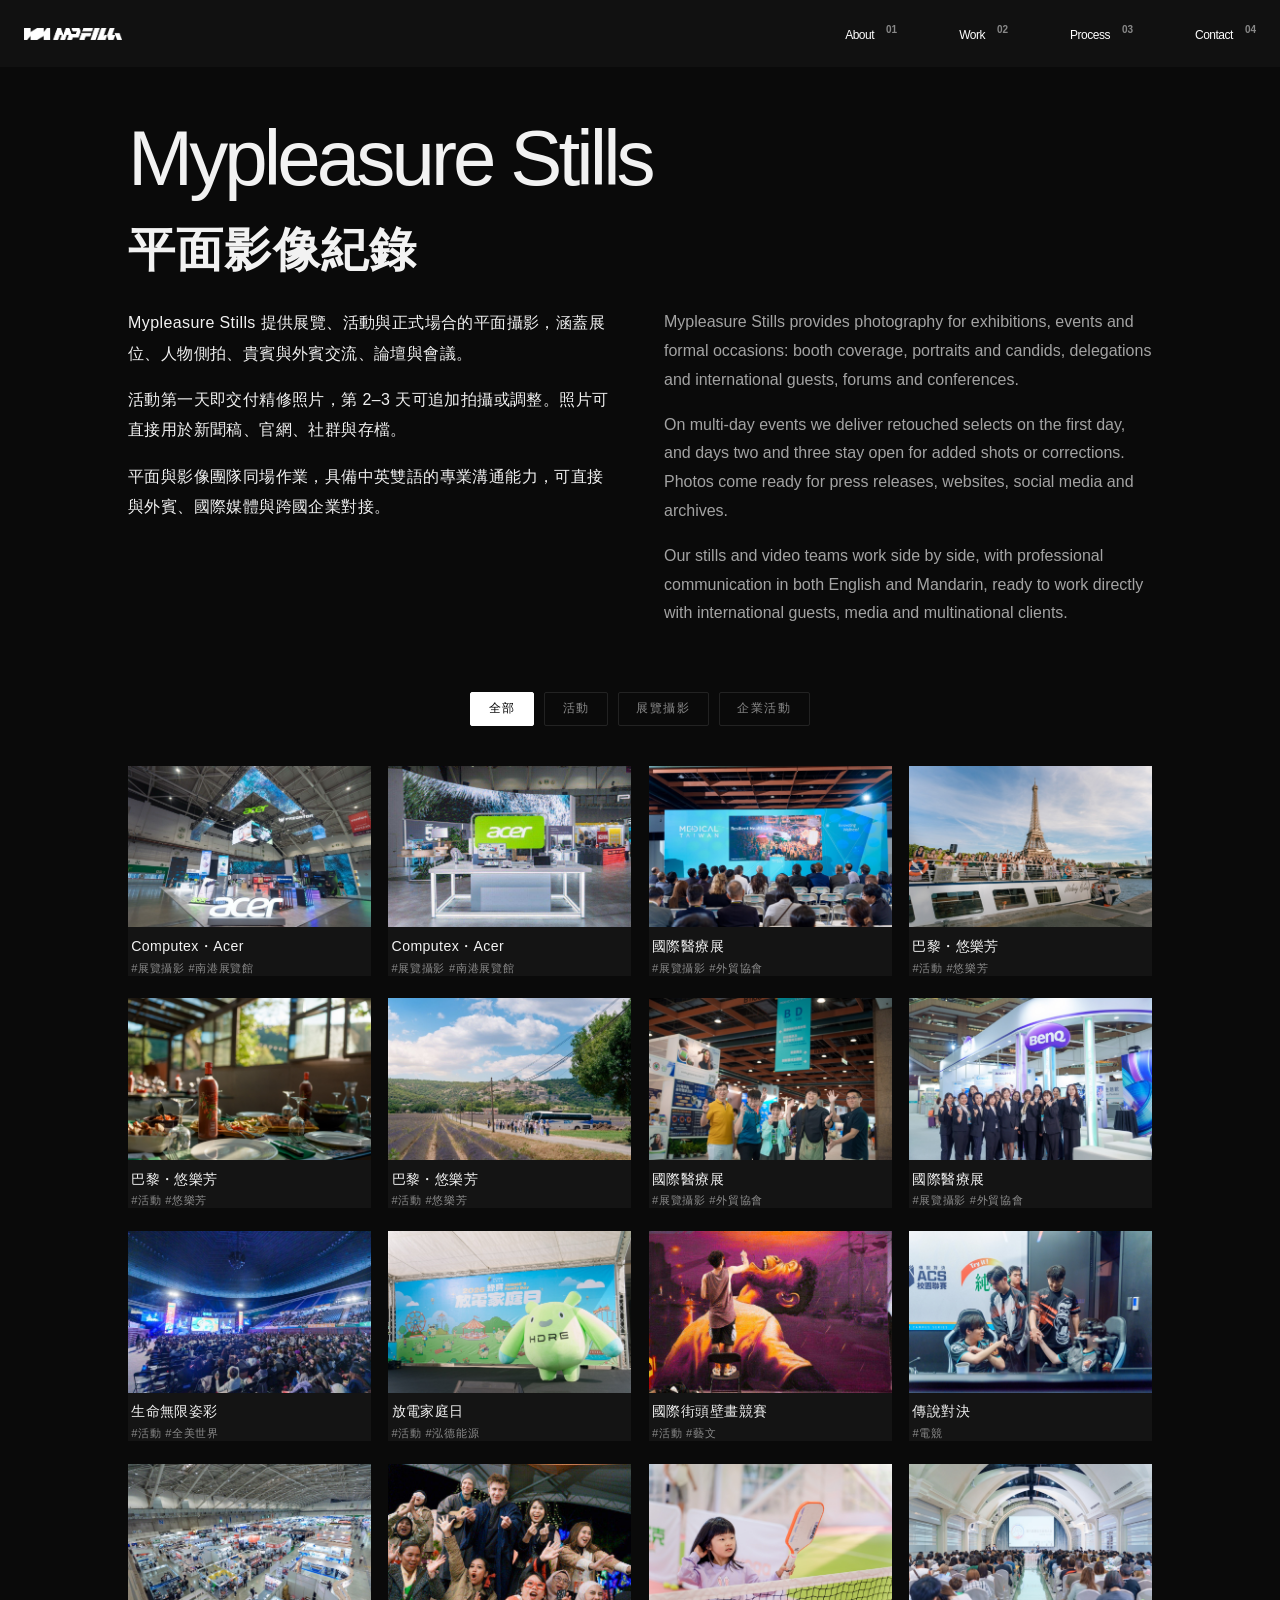
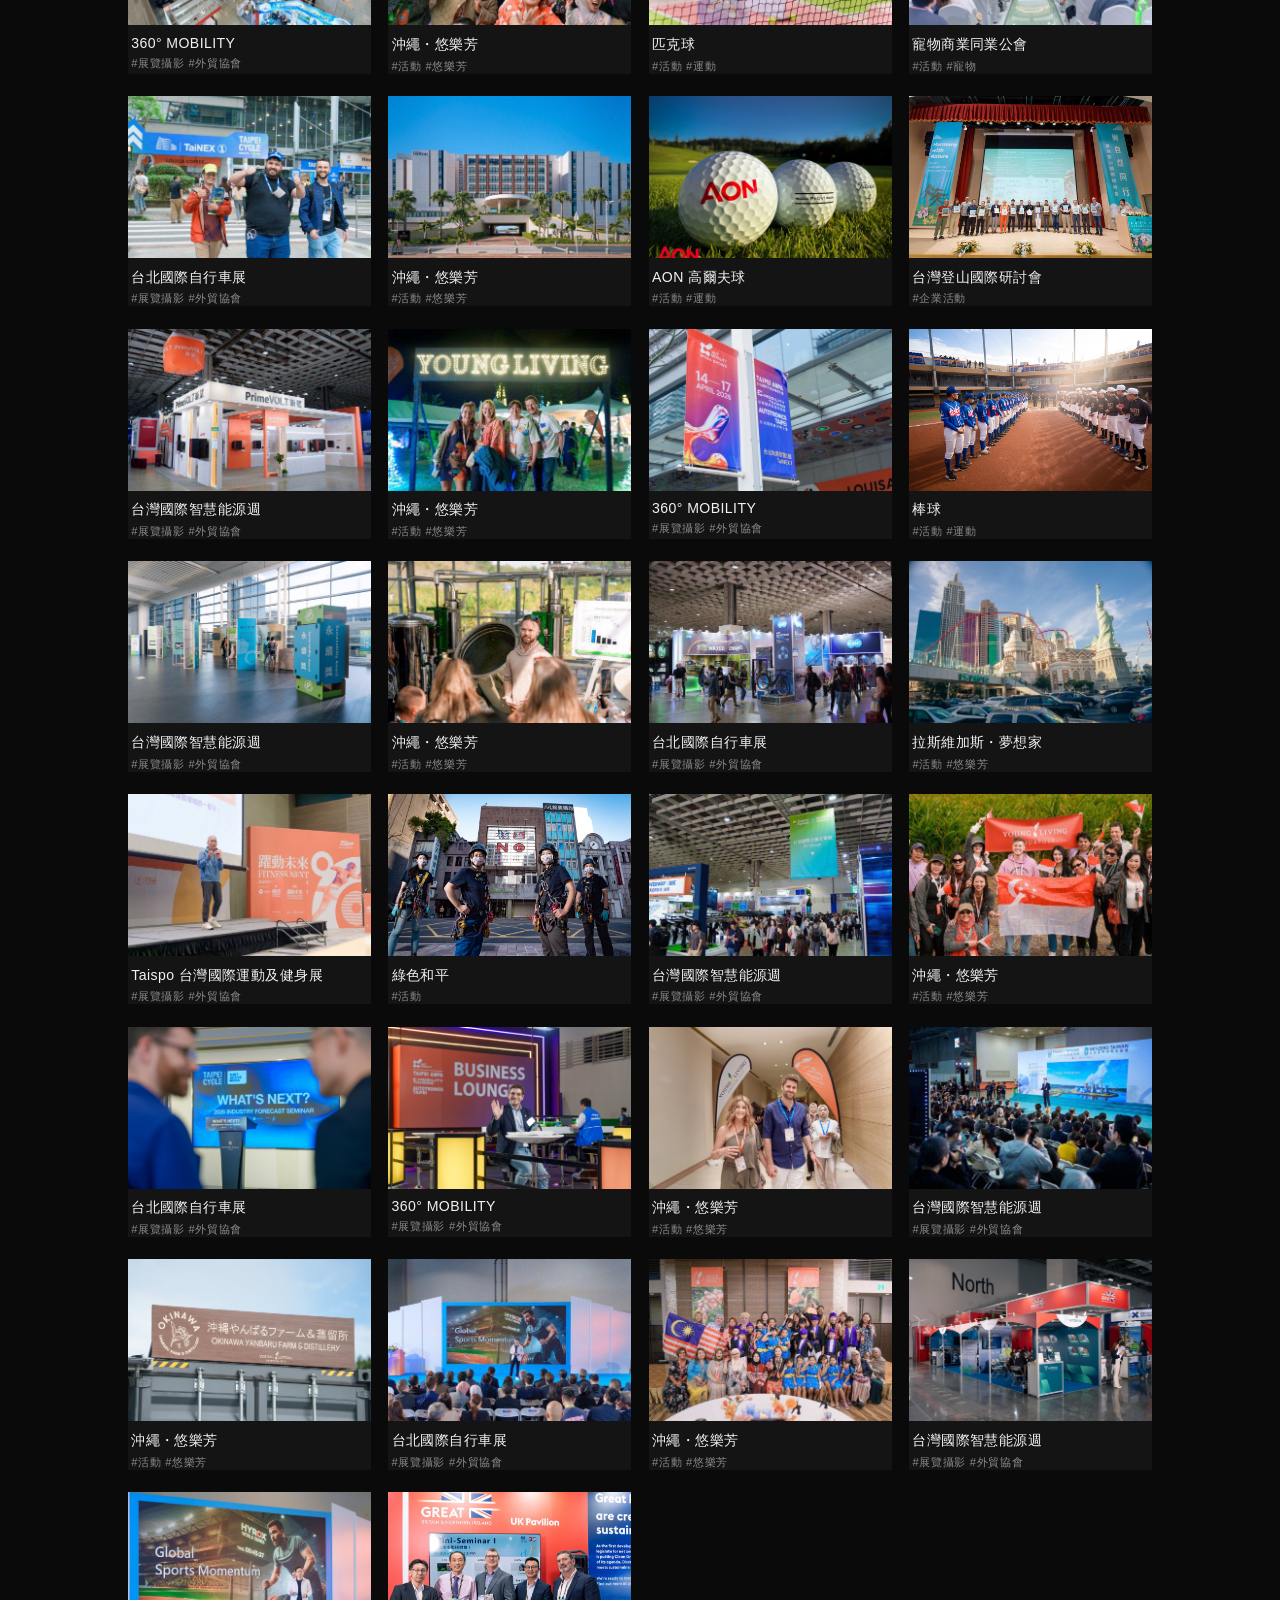
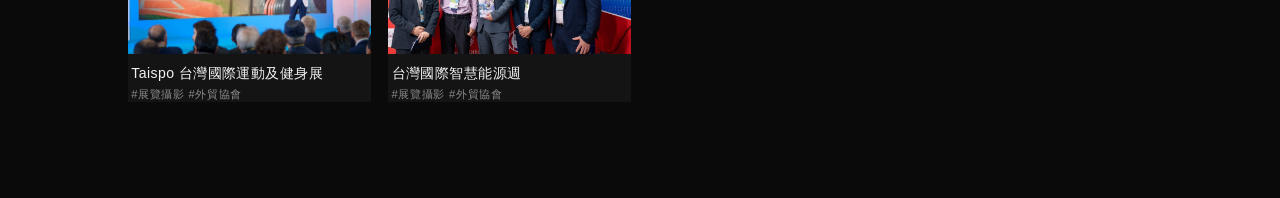
<file: index.html>
<!DOCTYPE html>
<html lang="zh-Hant">
<head>
<meta charset="UTF-8" />
<meta name="viewport" content="width=device-width, initial-scale=1.0" />
<title>Mypleasure Stills｜平面攝影作品</title>
<meta name="description" content="展覽、活動與正式場合的平面攝影，涵蓋展位、人物側拍、外賓交流、論壇與會議。中英雙語溝通，平面與影像團隊同場作業。" />
<link rel="canonical" href="https://mypleasure-stills.github.io/" />
<meta property="og:type" content="website" />
<meta property="og:site_name" content="Mypleasure Stills" />
<meta property="og:locale" content="zh_TW" />
<meta property="og:title" content="Mypleasure Stills｜平面攝影作品" />
<meta property="og:description" content="展覽、活動與正式場合的平面攝影，涵蓋展位、人物側拍、外賓交流、論壇與會議。中英雙語溝通，平面與影像團隊同場作業。" />
<meta property="og:url" content="https://mypleasure-stills.github.io/" />
<meta property="og:image" content="https://mypleasure-stills.github.io/images/social-preview.jpg" />
<meta property="og:image:secure_url" content="https://mypleasure-stills.github.io/images/social-preview.jpg" />
<meta property="og:image:type" content="image/jpeg" />
<meta property="og:image:width" content="1000" />
<meta property="og:image:height" content="666" />
<meta property="og:image:alt" content="Mypleasure Stills 大型活動攝影作品" />
<meta name="twitter:card" content="summary" />
<meta name="twitter:title" content="Mypleasure Stills｜平面攝影作品" />
<meta name="twitter:description" content="展覽、活動與正式場合的平面攝影，涵蓋展位、人物側拍、外賓交流、論壇與會議。中英雙語溝通，平面與影像團隊同場作業。" />
<meta name="twitter:image" content="https://mypleasure-stills.github.io/images/social-preview.jpg" />
<meta name="twitter:image:alt" content="Mypleasure Stills 大型活動攝影作品" />
<style>
  :root {
    --bg: #0a0a0a;
    --surface: #141414;
    --text: #f2f2f2;
    --muted: #8a8a8a;
    --border: rgba(255,255,255,0.1);
    --accent: #ffffff;
  }
  * { box-sizing: border-box; }
  html, body {
    margin: 0; padding: 0;
    background: var(--bg);
    color: var(--text);
    font-family: 'Helvetica Neue', Arial, 'Noto Sans TC', sans-serif;
    -webkit-font-smoothing: antialiased;
  }


  .page { padding: 2.5rem 10% 6rem; }

  .intro { padding: 0.5rem 0 clamp(2.5rem, 5vw, 4.5rem); }
  .intro-title { margin: 0 0 1.75rem; }
  .intro-title-en {
    display: block;
    font-size: clamp(2.25rem, 6.1vw, 5rem);
    font-weight: 500; line-height: 1.12; letter-spacing: -0.05em;
  }
  .intro-title-zh {
    display: block; margin-top: 1rem;
    font-size: clamp(1.75rem, 3.7vw, 3rem);
    font-weight: 600; line-height: 1.3; letter-spacing: 0.025em;
  }
  .intro-copy { display: grid; gap: 1.75rem 3rem; max-width: 78rem; }
  .intro-description {
    min-width: 0; max-width: 42rem;
    font-size: clamp(1rem, 1.2vw, 1.125rem);
    line-height: 1.9; letter-spacing: 0.025em; text-wrap: pretty;
  }
  .intro-translation {
    min-width: 0; max-width: 42rem;
    color: #a3a3a3; font-size: 1rem; line-height: 1.8;
  }
  .intro-copy p { margin: 0; }
  .intro-copy p + p { margin-top: 1rem; }
  @media (min-width: 1101px) {
    .intro-copy { grid-template-columns: minmax(0, 1fr) minmax(0, 1fr); }
  }

  .tabs {
    display: flex; justify-content: center; gap: 0.6rem; flex-wrap: wrap;
    margin-bottom: 2.5rem; padding-bottom: 0;
  }
  .tab {
    font-size: 0.78rem; letter-spacing: 0.12em;
    padding: 0.45rem 1.1rem; border: 1px solid var(--border); border-radius: 2px;
    background: none; color: var(--muted); cursor: pointer; transition: all 0.2s;
  }
  .tab:hover, .tab.active { background: var(--accent); border-color: var(--accent); color: #000; }

  .grid {
    display: grid; grid-template-columns: repeat(4, 1fr); gap: 1.4rem 1.1rem;
  }
  @media (max-width: 1100px) { .grid { grid-template-columns: repeat(3, 1fr); } }
  @media (max-width: 900px)  { .grid { grid-template-columns: repeat(2, 1fr); } }
  @media (max-width: 700px) {
    .page { padding: 1.8rem 3% 4rem; }
    .grid { grid-template-columns: repeat(2, 1fr); gap: 0.8rem; }
  }

  .card {
    display: block; text-decoration: none; color: inherit; background: var(--surface); cursor: pointer;
  }
  .card-thumb { aspect-ratio: 3/2; overflow: hidden; background: var(--surface); }
  .card-thumb img { width: 100%; height: 100%; object-fit: cover; display: block; transition: transform 0.5s ease; }
  .card:hover .card-thumb img { transform: scale(1.05); }
  .card-info { padding: 0.6rem 0.2rem 0; }
  .card-name { font-size: 0.88rem; letter-spacing: 0.03em; margin-bottom: 0.3rem; }
  .card-meta { display: flex; justify-content: space-between; font-size: 0.7rem; color: var(--muted); letter-spacing: 0.06em; }
</style>
<link rel="stylesheet" href="shared/site-header.css" />
<script src="shared/site-header.js" defer></script>
</head>
<body>

  <header class="site-header">
    <a class="site-brand" href="./" aria-label="Mypleasure Stills 首頁">
      <img src="images/mpfilm-logo-white.png" width="98" height="18" alt="MPFILM" />
    </a>
    <button class="site-menu-toggle" type="button" aria-label="開啟主選單" aria-expanded="false" aria-controls="site-navigation" hidden>
      <span></span><span></span>
    </button>
    <nav class="site-navigation" id="site-navigation" aria-label="主導覽">
      <a class="site-nav-link" href="https://mypleasurefilm.com/about"><span class="site-nav-label">About</span><span class="site-nav-number" aria-hidden="true">01</span></a>
      <a class="site-nav-link" href="https://mypleasurefilm.com/work/video" aria-current="location"><span class="site-nav-label">Work</span><span class="site-nav-number" aria-hidden="true">02</span></a>
      <a class="site-nav-link" href="https://mypleasurefilm.com/process"><span class="site-nav-label">Process</span><span class="site-nav-number" aria-hidden="true">03</span></a>
      <a class="site-nav-link" href="https://mypleasurefilm.com/contact"><span class="site-nav-label">Contact</span><span class="site-nav-number" aria-hidden="true">04</span></a>
    </nav>
  </header>

  <div class="page">
    <header class="intro" aria-labelledby="photography-title">
      <h1 class="intro-title" id="photography-title">
        <span class="intro-title-en" lang="en">Mypleasure Stills</span>
        <span class="intro-title-zh">平面影像紀錄</span>
      </h1>
      <div class="intro-copy">
        <div class="intro-description" lang="zh-Hant">
          <p>Mypleasure Stills 提供展覽、活動與正式場合的平面攝影，涵蓋展位、人物側拍、貴賓與外賓交流、論壇與會議。</p>
          <p>活動第一天即交付精修照片，第 2–3 天可追加拍攝或調整。照片可直接用於新聞稿、官網、社群與存檔。</p>
          <p>平面與影像團隊同場作業，具備中英雙語的專業溝通能力，可直接與外賓、國際媒體與跨國企業對接。</p>
        </div>
        <div class="intro-translation" lang="en">
          <p>Mypleasure Stills provides photography for exhibitions, events and formal occasions: booth coverage, portraits and candids, delegations and international guests, forums and conferences.</p>
          <p>On multi-day events we deliver retouched selects on the first day, and days two and three stay open for added shots or corrections. Photos come ready for press releases, websites, social media and archives.</p>
          <p>Our stills and video teams work side by side, with professional communication in both English and Mandarin, ready to work directly with international guests, media and multinational clients.</p>
        </div>
      </div>
    </header>

    <div class="tabs">
      <button class="tab active" data-cat="all">全部</button>
      <button class="tab" data-cat="activity">活動</button>
      <button class="tab" data-cat="exhibition">展覽攝影</button>
      <button class="tab" data-cat="corporate">企業活動</button>
    </div>

    <div class="grid" id="grid">
      <!-- 前八個作品由使用者手動排序，請維持原順序。 -->
      <a class="card" data-cat="exhibition" href="gallery.html?event=2026-06-02-Acer">
        <div class="card-thumb"><img src="images/photo/activity/2026-06-02-Acer.jpg" alt="Computex・Acer" loading="lazy" /></div>
        <div class="card-info">
          <div class="card-name">Computex・Acer</div>
          <div class="card-meta"><span class="card-tags">#展覽攝影 #南港展覽館</span></div>
        </div>
      </a>
      <a class="card" data-cat="exhibition" href="gallery.html?event=2026-06-03-Acer">
        <div class="card-thumb"><img src="images/photo/activity/2026-06-03-Acer.jpg" alt="Computex・Acer" loading="lazy" /></div>
        <div class="card-info">
          <div class="card-name">Computex・Acer</div>
          <div class="card-meta"><span class="card-tags">#展覽攝影 #南港展覽館</span></div>
        </div>
      </a>
      <a class="card" data-cat="exhibition" href="gallery.html?event=2026-06-25-國際醫療展">
        <div class="card-thumb"><img src="images/photo/activity/2026-06-25-國際醫療展.jpg" alt="國際醫療展" loading="lazy" /></div>
        <div class="card-info">
          <div class="card-name">國際醫療展</div>
          <div class="card-meta"><span class="card-tags">#展覽攝影 #外貿協會</span></div>
        </div>
      </a>
      <a class="card" data-cat="activity" href="gallery.html?event=2026-07-05-巴黎">
        <div class="card-thumb"><img src="images/photo/activity/2026-07-05-巴黎.jpg" alt="巴黎・悠樂芳" loading="lazy" /></div>
        <div class="card-info">
          <div class="card-name">巴黎・悠樂芳</div>
          <div class="card-meta"><span class="card-tags">#活動 #悠樂芳</span></div>
        </div>
      </a>
      <a class="card" data-cat="activity" href="gallery.html?event=2026-07-04-巴黎">
        <div class="card-thumb"><img src="images/photo/activity/2026-07-04-巴黎.jpg" alt="巴黎・悠樂芳" loading="lazy" /></div>
        <div class="card-info">
          <div class="card-name">巴黎・悠樂芳</div>
          <div class="card-meta"><span class="card-tags">#活動 #悠樂芳</span></div>
        </div>
      </a>
      <a class="card" data-cat="activity" href="gallery.html?event=2026-07-01-巴黎">
        <div class="card-thumb"><img src="images/photo/activity/2026-07-01-巴黎.jpg" alt="巴黎・悠樂芳" loading="lazy" /></div>
        <div class="card-info">
          <div class="card-name">巴黎・悠樂芳</div>
          <div class="card-meta"><span class="card-tags">#活動 #悠樂芳</span></div>
        </div>
      </a>
      <a class="card" data-cat="exhibition" href="gallery.html?event=2026-06-27-國際醫療展">
        <div class="card-thumb"><img src="images/photo/activity/2026-06-27-國際醫療展.jpg" alt="國際醫療展" loading="lazy" /></div>
        <div class="card-info">
          <div class="card-name">國際醫療展</div>
          <div class="card-meta"><span class="card-tags">#展覽攝影 #外貿協會</span></div>
        </div>
      </a>
      <a class="card" data-cat="exhibition" href="gallery.html?event=2026-06-26-國際醫療展">
        <div class="card-thumb"><img src="images/photo/activity/2026-06-26-國際醫療展.jpg" alt="國際醫療展" loading="lazy" /></div>
        <div class="card-info">
          <div class="card-name">國際醫療展</div>
          <div class="card-meta"><span class="card-tags">#展覽攝影 #外貿協會</span></div>
        </div>
      </a>
      <!-- 以下依題材與封面交錯排序。 -->
      <a class="card" data-cat="activity" href="gallery.html?event=2025-03-08-生命無限姿彩">
        <div class="card-thumb"><img src="images/photo/activity/2025-03-08-生命無限姿彩.jpg" alt="生命無限姿彩" loading="lazy" /></div>
        <div class="card-info">
          <div class="card-name">生命無限姿彩</div>
          <div class="card-meta"><span class="card-tags">#活動 #全美世界</span></div>
        </div>
      </a>
      <a class="card" data-cat="activity" href="gallery.html?event=2026-05-16-放電家庭日">
        <div class="card-thumb"><img src="images/photo/activity/2026-05-16-放電家庭日.jpg" alt="放電家庭日" loading="lazy" /></div>
        <div class="card-info">
          <div class="card-name">放電家庭日</div>
          <div class="card-meta"><span class="card-tags">#活動 #泓德能源</span></div>
        </div>
      </a>
      <a class="card" data-cat="activity" href="gallery.html?event=2025-08-30-國際街頭壁畫競賽">
        <div class="card-thumb"><img src="images/photo/activity/2025-08-30-國際街頭壁畫競賽.jpg" alt="國際街頭壁畫競賽" loading="lazy" /></div>
        <div class="card-info">
          <div class="card-name">國際街頭壁畫競賽</div>
          <div class="card-meta"><span class="card-tags">#活動 #藝文</span></div>
        </div>
      </a>
      <a class="card" data-cat="esports" href="gallery.html?event=2026-06-06-傳說對決">
        <div class="card-thumb"><img src="images/photo/activity/2026-06-06-傳說對決.jpg" alt="傳說對決" loading="lazy" /></div>
        <div class="card-info">
          <div class="card-name">傳說對決</div>
          <div class="card-meta"><span class="card-tags">#電競</span></div>
        </div>
      </a>
      <a class="card" data-cat="exhibition" href="gallery.html?event=2026-04-14-360-MOBILITY-Mega-Shows">
        <div class="card-thumb"><img src="images/photo/activity/2026-04-14-360-MOBILITY-Mega-Shows.jpg" alt="360° MOBILITY" loading="lazy" /></div>
        <div class="card-info">
          <div class="card-name">360° MOBILITY</div>
          <div class="card-meta"><span class="card-tags">#展覽攝影 #外貿協會</span></div>
        </div>
      </a>
      <a class="card" data-cat="activity" href="gallery.html?event=2026-01-11-沖繩">
        <div class="card-thumb"><img src="images/photo/activity/2026-01-11-沖繩.jpg" alt="沖繩・悠樂芳" loading="lazy" /></div>
        <div class="card-info">
          <div class="card-name">沖繩・悠樂芳</div>
          <div class="card-meta"><span class="card-tags">#活動 #悠樂芳</span></div>
        </div>
      </a>
      <a class="card" data-cat="activity" href="gallery.html?event=2026-04-25-匹克球">
        <div class="card-thumb"><img src="images/photo/activity/2026-04-25-匹克球.jpg" alt="匹克球" loading="lazy" /></div>
        <div class="card-info">
          <div class="card-name">匹克球</div>
          <div class="card-meta"><span class="card-tags">#活動 #運動</span></div>
        </div>
      </a>
      <a class="card" data-cat="activity" href="gallery.html?event=2026-05-21-寵物商業同業公會">
        <div class="card-thumb"><img src="images/photo/activity/2026-05-21-寵物商業同業公會.jpg" alt="寵物商業同業公會" loading="lazy" /></div>
        <div class="card-info">
          <div class="card-name">寵物商業同業公會</div>
          <div class="card-meta"><span class="card-tags">#活動 #寵物</span></div>
        </div>
      </a>
      <a class="card" data-cat="exhibition" href="gallery.html?event=2026-03-28-台北國際自行車展">
        <div class="card-thumb"><img src="images/photo/activity/2026-03-28-台北國際自行車展.jpg" alt="台北國際自行車展" loading="lazy" /></div>
        <div class="card-info">
          <div class="card-name">台北國際自行車展</div>
          <div class="card-meta"><span class="card-tags">#展覽攝影 #外貿協會</span></div>
        </div>
      </a>
      <a class="card" data-cat="activity" href="gallery.html?event=2026-01-09-沖繩">
        <div class="card-thumb"><img src="images/photo/activity/2026-01-09-沖繩.jpg" alt="沖繩・悠樂芳" loading="lazy" /></div>
        <div class="card-info">
          <div class="card-name">沖繩・悠樂芳</div>
          <div class="card-meta"><span class="card-tags">#活動 #悠樂芳</span></div>
        </div>
      </a>
      <a class="card" data-cat="activity" href="gallery.html?event=2023-05-27-AON高爾夫球">
        <div class="card-thumb"><img src="images/photo/activity/2023-05-27-AON高爾夫球.jpg" alt="AON 高爾夫球" loading="lazy" /></div>
        <div class="card-info">
          <div class="card-name">AON 高爾夫球</div>
          <div class="card-meta"><span class="card-tags">#活動 #運動</span></div>
        </div>
      </a>
      <a class="card" data-cat="corporate" href="gallery.html?event=2026-08-24-台灣登山國際研討會">
        <div class="card-thumb"><img src="images/photo/activity/2026-08-24-台灣登山國際研討會.jpg" alt="台灣登山國際研討會" loading="lazy" /></div>
        <div class="card-info">
          <div class="card-name">台灣登山國際研討會</div>
          <div class="card-meta"><span class="card-tags">#企業活動</span></div>
        </div>
      </a>
      <a class="card" data-cat="exhibition" href="gallery.html?event=2025-10-31-台灣國際智慧能源週">
        <div class="card-thumb"><img src="images/photo/activity/2025-10-31-台灣國際智慧能源週.jpg" alt="台灣國際智慧能源週" loading="lazy" /></div>
        <div class="card-info">
          <div class="card-name">台灣國際智慧能源週</div>
          <div class="card-meta"><span class="card-tags">#展覽攝影 #外貿協會</span></div>
        </div>
      </a>
      <a class="card" data-cat="activity" href="gallery.html?event=2026-01-18-沖繩">
        <div class="card-thumb"><img src="images/photo/activity/2026-01-18-沖繩.jpg" alt="沖繩・悠樂芳" loading="lazy" /></div>
        <div class="card-info">
          <div class="card-name">沖繩・悠樂芳</div>
          <div class="card-meta"><span class="card-tags">#活動 #悠樂芳</span></div>
        </div>
      </a>
      <a class="card" data-cat="exhibition" href="gallery.html?event=2026-04-16-360-MOBILITY-Mega-Shows">
        <div class="card-thumb"><img src="images/photo/activity/2026-04-16-360-MOBILITY-Mega-Shows.jpg" alt="360° MOBILITY" loading="lazy" /></div>
        <div class="card-info">
          <div class="card-name">360° MOBILITY</div>
          <div class="card-meta"><span class="card-tags">#展覽攝影 #外貿協會</span></div>
        </div>
      </a>
      <a class="card" data-cat="activity" href="gallery.html?event=2019-12-27-棒球">
        <div class="card-thumb"><img src="images/photo/activity/2019-12-27-棒球.jpg" alt="棒球" loading="lazy" /></div>
        <div class="card-info">
          <div class="card-name">棒球</div>
          <div class="card-meta"><span class="card-tags">#活動 #運動</span></div>
        </div>
      </a>
      <a class="card" data-cat="exhibition" href="gallery.html?event=2024-10-05-台灣國際智慧能源週">
        <div class="card-thumb"><img src="images/photo/activity/2024-10-05-台灣國際智慧能源週.jpg" alt="台灣國際智慧能源週" loading="lazy" /></div>
        <div class="card-info">
          <div class="card-name">台灣國際智慧能源週</div>
          <div class="card-meta"><span class="card-tags">#展覽攝影 #外貿協會</span></div>
        </div>
      </a>
      <a class="card" data-cat="activity" href="gallery.html?event=2026-01-10-沖繩">
        <div class="card-thumb"><img src="images/photo/activity/2026-01-10-沖繩.jpg" alt="沖繩・悠樂芳" loading="lazy" /></div>
        <div class="card-info">
          <div class="card-name">沖繩・悠樂芳</div>
          <div class="card-meta"><span class="card-tags">#活動 #悠樂芳</span></div>
        </div>
      </a>
      <a class="card" data-cat="exhibition" href="gallery.html?event=2026-03-26-台北國際自行車展">
        <div class="card-thumb"><img src="images/photo/activity/2026-03-26-台北國際自行車展.jpg" alt="台北國際自行車展" loading="lazy" /></div>
        <div class="card-info">
          <div class="card-name">台北國際自行車展</div>
          <div class="card-meta"><span class="card-tags">#展覽攝影 #外貿協會</span></div>
        </div>
      </a>
      <a class="card" data-cat="activity" href="gallery.html?event=2022-11-08-拉斯維加斯">
        <div class="card-thumb"><img src="images/photo/activity/2022-11-08-拉斯維加斯.jpg" alt="拉斯維加斯・夢想家" loading="lazy" /></div>
        <div class="card-info">
          <div class="card-name">拉斯維加斯・夢想家</div>
          <div class="card-meta"><span class="card-tags">#活動 #悠樂芳</span></div>
        </div>
      </a>
      <a class="card" data-cat="exhibition" href="gallery.html?event=2026-03-26-Taispo">
        <div class="card-thumb"><img src="images/photo/activity/2026-03-26-Taispo.jpg" alt="Taispo 台灣國際運動及健身展" loading="lazy" /></div>
        <div class="card-info">
          <div class="card-name">Taispo 台灣國際運動及健身展</div>
          <div class="card-meta"><span class="card-tags">#展覽攝影 #外貿協會</span></div>
        </div>
      </a>
      <a class="card" data-cat="activity" href="gallery.html?event=2021-10-03-綠色和平">
        <div class="card-thumb"><img src="images/photo/activity/2021-10-03-綠色和平.jpg" alt="綠色和平" loading="lazy" /></div>
        <div class="card-info">
          <div class="card-name">綠色和平</div>
          <div class="card-meta"><span class="card-tags">#活動</span></div>
        </div>
      </a>
      <a class="card" data-cat="exhibition" href="gallery.html?event=2025-10-30-台灣國際智慧能源週">
        <div class="card-thumb"><img src="images/photo/activity/2025-10-30-台灣國際智慧能源週.jpg" alt="台灣國際智慧能源週" loading="lazy" /></div>
        <div class="card-info">
          <div class="card-name">台灣國際智慧能源週</div>
          <div class="card-meta"><span class="card-tags">#展覽攝影 #外貿協會</span></div>
        </div>
      </a>
      <a class="card" data-cat="activity" href="gallery.html?event=2026-01-17-沖繩">
        <div class="card-thumb"><img src="images/photo/activity/2026-01-17-沖繩.jpg" alt="沖繩・悠樂芳" loading="lazy" /></div>
        <div class="card-info">
          <div class="card-name">沖繩・悠樂芳</div>
          <div class="card-meta"><span class="card-tags">#活動 #悠樂芳</span></div>
        </div>
      </a>
      <a class="card" data-cat="exhibition" href="gallery.html?event=2026-03-24-台北國際自行車展">
        <div class="card-thumb"><img src="images/photo/activity/2026-03-24-台北國際自行車展.jpg" alt="台北國際自行車展" loading="lazy" /></div>
        <div class="card-info">
          <div class="card-name">台北國際自行車展</div>
          <div class="card-meta"><span class="card-tags">#展覽攝影 #外貿協會</span></div>
        </div>
      </a>
      <a class="card" data-cat="exhibition" href="gallery.html?event=2026-04-17-360-MOBILITY-Mega-Shows">
        <div class="card-thumb"><img src="images/photo/activity/2026-04-17-360-MOBILITY-Mega-Shows.jpg" alt="360° MOBILITY" loading="lazy" /></div>
        <div class="card-info">
          <div class="card-name">360° MOBILITY</div>
          <div class="card-meta"><span class="card-tags">#展覽攝影 #外貿協會</span></div>
        </div>
      </a>
      <a class="card" data-cat="activity" href="gallery.html?event=2024-11-15-沖繩">
        <div class="card-thumb"><img src="images/photo/activity/2024-11-15-沖繩.jpg" alt="沖繩・悠樂芳" loading="lazy" /></div>
        <div class="card-info">
          <div class="card-name">沖繩・悠樂芳</div>
          <div class="card-meta"><span class="card-tags">#活動 #悠樂芳</span></div>
        </div>
      </a>
      <a class="card" data-cat="exhibition" href="gallery.html?event=2025-10-29-台灣國際智慧能源週">
        <div class="card-thumb"><img src="images/photo/activity/2025-10-29-台灣國際智慧能源週.jpg" alt="台灣國際智慧能源週" loading="lazy" /></div>
        <div class="card-info">
          <div class="card-name">台灣國際智慧能源週</div>
          <div class="card-meta"><span class="card-tags">#展覽攝影 #外貿協會</span></div>
        </div>
      </a>
      <a class="card" data-cat="activity" href="gallery.html?event=2024-11-16-沖繩">
        <div class="card-thumb"><img src="images/photo/activity/2024-11-16-沖繩.jpg" alt="沖繩・悠樂芳" loading="lazy" /></div>
        <div class="card-info">
          <div class="card-name">沖繩・悠樂芳</div>
          <div class="card-meta"><span class="card-tags">#活動 #悠樂芳</span></div>
        </div>
      </a>
      <a class="card" data-cat="exhibition" href="gallery.html?event=2026-03-25-台北國際自行車展">
        <div class="card-thumb"><img src="images/photo/activity/2026-03-25-台北國際自行車展.jpg" alt="台北國際自行車展" loading="lazy" /></div>
        <div class="card-info">
          <div class="card-name">台北國際自行車展</div>
          <div class="card-meta"><span class="card-tags">#展覽攝影 #外貿協會</span></div>
        </div>
      </a>
      <a class="card" data-cat="activity" href="gallery.html?event=2026-01-16-沖繩">
        <div class="card-thumb"><img src="images/photo/activity/2026-01-16-沖繩.jpg" alt="沖繩・悠樂芳" loading="lazy" /></div>
        <div class="card-info">
          <div class="card-name">沖繩・悠樂芳</div>
          <div class="card-meta"><span class="card-tags">#活動 #悠樂芳</span></div>
        </div>
      </a>
      <a class="card" data-cat="exhibition" href="gallery.html?event=2024-10-06-台灣國際智慧能源週">
        <div class="card-thumb"><img src="images/photo/activity/2024-10-06-台灣國際智慧能源週.jpg" alt="台灣國際智慧能源週" loading="lazy" /></div>
        <div class="card-info">
          <div class="card-name">台灣國際智慧能源週</div>
          <div class="card-meta"><span class="card-tags">#展覽攝影 #外貿協會</span></div>
        </div>
      </a>
      <a class="card" data-cat="exhibition" href="gallery.html?event=2026-03-25-Taispo">
        <div class="card-thumb"><img src="images/photo/activity/2026-03-25-Taispo.jpg" alt="Taispo 台灣國際運動及健身展" loading="lazy" /></div>
        <div class="card-info">
          <div class="card-name">Taispo 台灣國際運動及健身展</div>
          <div class="card-meta"><span class="card-tags">#展覽攝影 #外貿協會</span></div>
        </div>
      </a>
      <a class="card" data-cat="exhibition" href="gallery.html?event=2024-10-04-台灣國際智慧能源週">
        <div class="card-thumb"><img src="images/photo/activity/2024-10-04-台灣國際智慧能源週.jpg" alt="台灣國際智慧能源週" loading="lazy" /></div>
        <div class="card-info">
          <div class="card-name">台灣國際智慧能源週</div>
          <div class="card-meta"><span class="card-tags">#展覽攝影 #外貿協會</span></div>
        </div>
      </a>
    </div>
  </div>

<script>
  const tabs = document.querySelectorAll('.tab');
  const cards = document.querySelectorAll('.card');
  tabs.forEach(tab => {
    tab.addEventListener('click', () => {
      tabs.forEach(t => t.classList.remove('active'));
      tab.classList.add('active');
      const cat = tab.dataset.cat;
      cards.forEach(card => {
        const show = cat === 'all' || card.dataset.cat === cat;
        card.style.display = show ? '' : 'none';
      });
    });
  });
</script>
</body>
</html>
</file>
<file: shared/site-header.css>
@font-face {
  font-family: "BDO Grotesk";
  src: url("https://framerusercontent.com/assets/FcybOZJ2ipUdK2dQmwN3gFVAvuk.woff2") format("woff2");
  font-weight: 300 900;
  font-style: normal;
  font-display: swap;
}

/* Match the official header's 24px inset, type, numbering and entrance.
   Keep the header in document flow so it cannot overlap the portfolio. */
.site-header {
  position: relative;
  z-index: 20;
  display: flex;
  align-items: center;
  justify-content: space-between;
  gap: 32px;
  min-height: 66px;
  padding: 24px;
  background: #111;
  font-family: "BDO Grotesk", "Helvetica Neue", Arial, sans-serif;
  animation: site-header-enter 1.5s cubic-bezier(.16, 1, .3, 1) .3s backwards;
}

.site-brand { display: block; flex: 0 0 auto; color: #fff; text-decoration: none; }
.site-brand img { display: block; width: 98px; height: 18px; object-fit: contain; }
.site-navigation { display: flex; align-items: center; gap: 62px; }
.site-nav-link {
  display: flex;
  align-items: flex-end;
  gap: 12px;
  width: max-content;
  color: #fff;
  text-decoration: none;
  animation: site-link-enter .5s cubic-bezier(.44, 0, .34, .98) .4s backwards;
}
.site-nav-link:nth-child(2) { animation-delay: .5s; }
.site-nav-link:nth-child(3) { animation-delay: .6s; }
.site-nav-link:nth-child(4) { animation-delay: .7s; }
.site-nav-label {
  position: relative;
  display: block;
  font-size: 12px;
  line-height: 1.35;
  font-weight: 500;
  letter-spacing: -.5px;
}
.site-nav-label::after {
  content: "";
  position: absolute;
  left: -1px;
  bottom: -1px;
  width: 104%;
  height: 1px;
  background: currentColor;
  transform: scaleX(0);
  transform-origin: left;
  transition: transform .3s cubic-bezier(.44, 0, .34, .98);
}
.site-nav-link:hover .site-nav-label::after,
.site-nav-link:focus-visible .site-nav-label::after { transform: scaleX(1); }
.site-nav-number {
  padding-bottom: 8px;
  color: rgb(255 255 255 / 50%);
  font-size: 10px;
  line-height: 1.12;
  font-weight: 600;
}
.site-header a:focus-visible, .site-menu-toggle:focus-visible {
  outline: 2px solid #fff;
  outline-offset: 6px;
}
.site-menu-toggle { display: none; }

/* Samples of the official spring: stiffness 300, damping 60, mass 1. */
@supports (animation-timing-function: linear(0, 1)) {
  .site-header {
    animation-timing-function: linear(0, .26579, .51292, .67766, .78670, .85885, .90659, .93819, .95910, .97293, .98209, .98815, .99216, .99481, .99657, .99773, .99850, .99900, .99934, .99956, 1);
  }
}

@keyframes site-header-enter {
  from { opacity: .001; transform: translateY(-100px); }
  to { opacity: 1; transform: translateY(0); }
}
@keyframes site-link-enter {
  from { opacity: .001; transform: translateY(-10px); }
  to { opacity: 1; transform: translateY(0); }
}

@media (max-width: 1199.98px) {
  .site-header { flex-wrap: wrap; }
  .site-navigation { flex-wrap: wrap; gap: 24px; }
  .site-header[data-enhanced] .site-menu-toggle {
    display: flex;
    flex-direction: column;
    align-items: center;
    justify-content: center;
    gap: 8px;
    width: 44px;
    height: 44px;
    margin: -10px -10px -10px auto;
    padding: 10px;
    border: 0;
    color: #fff;
    background: transparent;
    cursor: pointer;
  }
  .site-menu-toggle span {
    display: block;
    width: 18px;
    height: 2px;
    background: currentColor;
    transition: transform .3s ease;
  }
  .site-menu-toggle[aria-expanded="true"] span:first-child { transform: translateY(5px) rotate(45deg); }
  .site-menu-toggle[aria-expanded="true"] span:last-child { transform: translateY(-5px) rotate(-45deg); }
  .site-header[data-enhanced] .site-navigation {
    display: none;
    position: absolute;
    top: 100%;
    left: 0;
    right: 0;
    flex-direction: column;
    align-items: stretch;
    gap: 0;
    padding: 12px 24px 24px;
    background: #111;
    border-bottom: 1px solid rgb(255 255 255 / 12%);
  }
  .site-header[data-menu-open] .site-navigation { display: flex; }
  .site-header[data-enhanced] .site-nav-link {
    justify-content: space-between;
    width: 100%;
    padding: 16px 0;
    animation-delay: 0s;
  }
  .site-header[data-enhanced] .site-nav-label { font-size: 24px; line-height: 1.25; }
  .site-header[data-enhanced] .site-nav-number { font-size: 12px; padding-bottom: 12px; }
}

@media (prefers-reduced-motion: reduce) {
  .site-header, .site-nav-link { animation: none; }
  .site-nav-label::after, .site-menu-toggle span { transition: none; }
}
</file>
